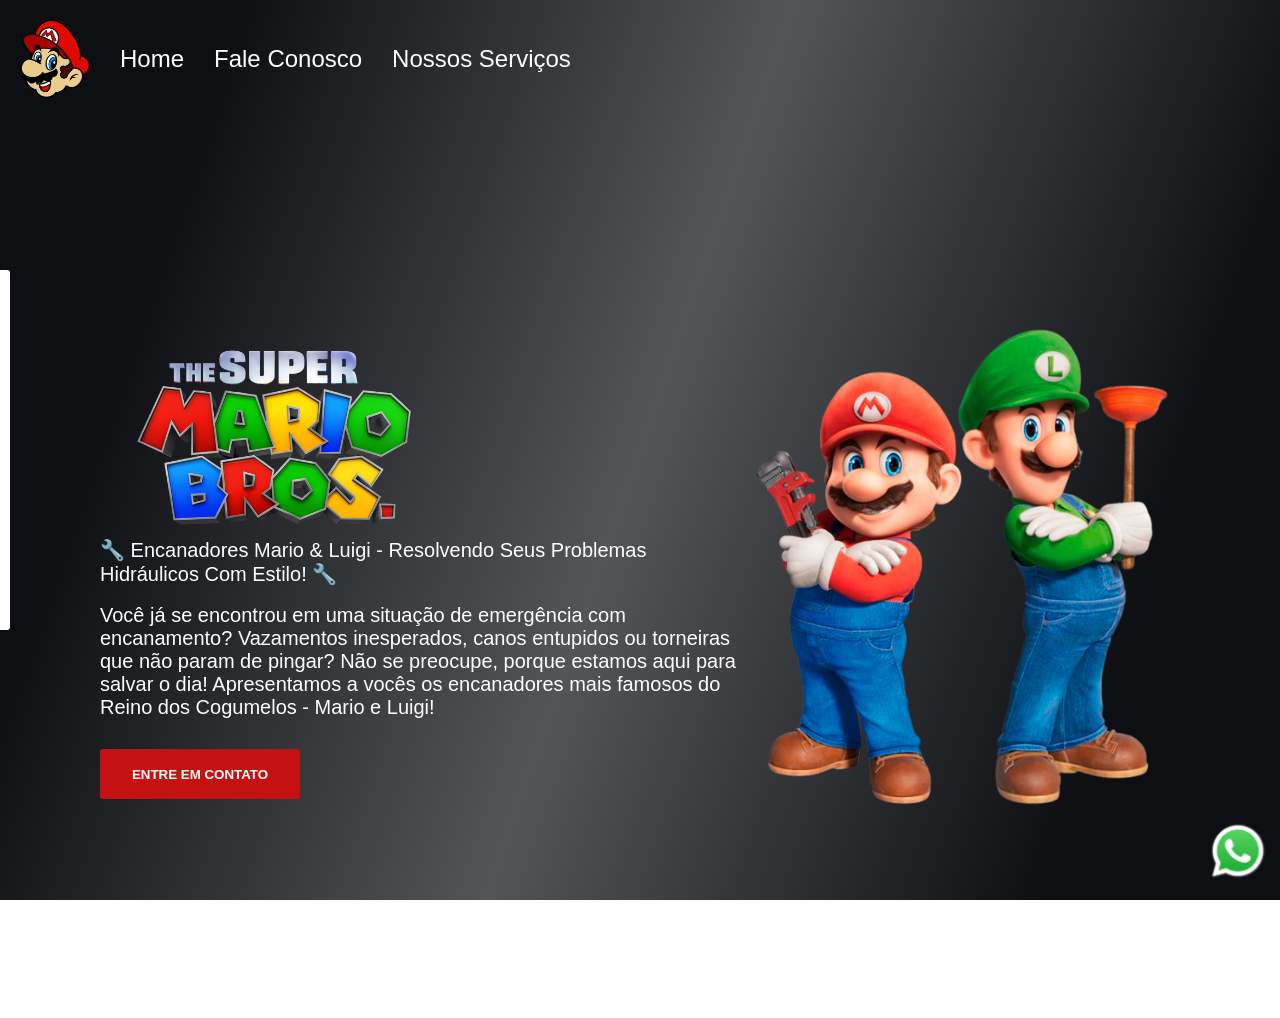
<file: index.html>
<!DOCTYPE html>
<html lang="pt-BR">

<head>
    <meta charset="UTF-8">
    <meta name="viewport" content="width=device-width, initial-scale=1.0">
    <link rel="stylesheet" href="./style.css">
    <title>Mario Bros 1</title>
</head>

<body>
    <div class="cabecalho">
        <img src="./img/logo-cabecalho.png" alt="logo-cabecalho-mario" class="logo-cabecalho-mario" />
        <a>Home</a>
        <a onclick="mostrarForm()">Fale Conosco</a>
        <a href="./nossos_servicos.html" target="_blank">Nossos Serviços</a>
    </div>



    <div class="caixa-principal">
        <div class="caixa-info-texto">
            <img src="./img/logo.png" alt="logo-site-mario" class="logo-mario" />

            <p>
                🔧 Encanadores Mario & Luigi - Resolvendo Seus Problemas Hidráulicos Com Estilo! 🔧
            </p>
            <br>
            <p>
                Você já se encontrou em uma situação de emergência com encanamento?
                Vazamentos inesperados, canos entupidos ou torneiras que não param de pingar?
                Não se preocupe, porque estamos aqui para salvar o dia!
                Apresentamos a vocês os encanadores mais famosos do Reino dos Cogumelos - Mario e Luigi!
            </p>


            <button onclick="mostrarForm()">Entre em contato</button>
        </div>

        <div>
            <img src="./img/mario.png" alt="imagem-mario-luidi" class="logo-luidi-mario" />
        </div>
    </div>

    <div class="caixa-video">
        <video src="./img/video.mp4" autoplay muted loop></video>
        <div class="mascara-video"></div>
    </div>

    <!-- Para colocar um link do whatsapp você pode pesquisar no google
         gerador de link do whatsapp -->
    <div class="caixa-link-whatsapp">
        <a href="https://w.app/kvbiim" target="_blank" class="link-whatsapp">
            <img src="./img/whatsapp.png" />
        </a>
    </div>

    <form class="formulario" action="https://formcarry.com/s/z9KVGSCgWFD" method="POST" enctype="multipart/form-data">
        <input placeholder="Digite seu nome" type="text" name="nome" />
        <input placeholder="Digite seu email" type="email" name="email" />
        <textarea placeholder="Digite seu problema aqui..." name="problema"></textarea>
        <button type="submit">Pedir orçamento</button>
    </form>

    <div class="mascara-formulario" onclick="esconderForm()"></div>
</body>

<script src="./scripts.js"></script>

</html>
</file>
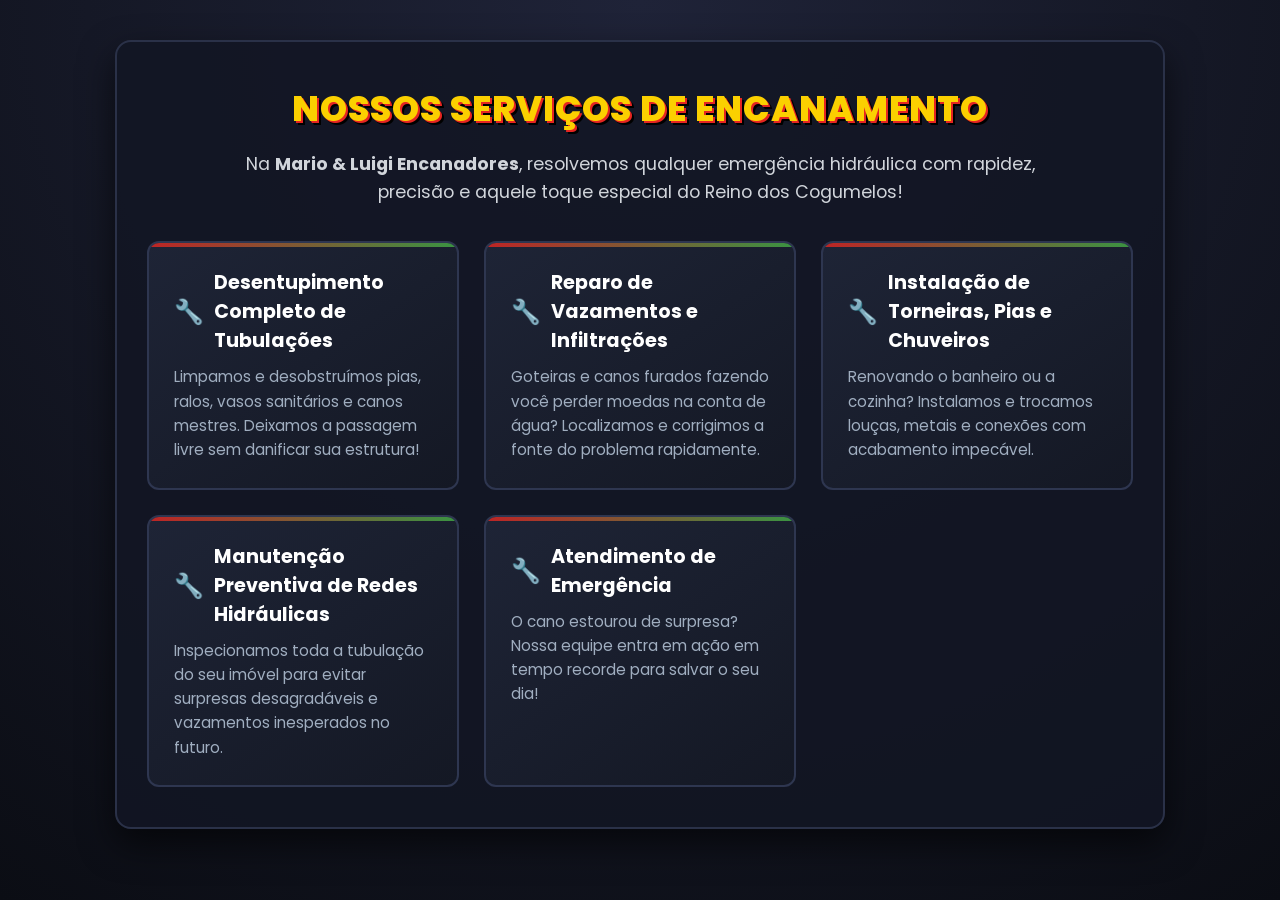
<file: nossos_servicos.html>
<!DOCTYPE html>
<html lang="en">

<head>
    <meta charset="UTF-8">
    <meta name="viewport" content="width=device-width, initial-scale=1.0">
    <title>Nossos Serviços - Mario & Luigi Encanadores</title>
    <link rel="stylesheet" href="./style1.css">
</head>

<body>
     <section class="nossos-servicos">
        <h2>Nossos Serviços de Encanamento</h2>

        <p>Na <strong>Mario & Luigi Encanadores</strong>, resolvemos qualquer emergência hidráulica com rapidez,
            precisão e aquele toque especial do Reino dos Cogumelos!</p>

        <ul>
            <li>
                <h3>Desentupimento Completo de Tubulações</h3>
                <p>Limpamos e desobstruímos pias, ralos, vasos sanitários e canos mestres. Deixamos a passagem livre sem
                    danificar sua estrutura!</p>
            </li>

            <li>
                <h3>Reparo de Vazamentos e Infiltrações</h3>
                <p>Goteiras e canos furados fazendo você perder moedas na conta de água? Localizamos e corrigimos a
                    fonte do problema rapidamente.</p>
            </li>

            <li>
                <h3>Instalação de Torneiras, Pias e Chuveiros</h3>
                <p>Renovando o banheiro ou a cozinha? Instalamos e trocamos louças, metais e conexões com acabamento
                    impecável.</p>
            </li>

            <li>
                <h3>Manutenção Preventiva de Redes Hidráulicas</h3>
                <p>Inspecionamos toda a tubulação do seu imóvel para evitar surpresas desagradáveis e vazamentos
                    inesperados no futuro.</p>
            </li>

            <li>
                <h3>Atendimento de Emergência</h3>
                <p>O cano estourou de surpresa? Nossa equipe entra em ação em tempo recorde para salvar o seu dia!</p>
            </li>
        </ul>
    </section>
</body>

</html>
</file>
<file: style.css>
* {
    margin: 0;
    padding: 0;
    box-sizing: border-box;
    font-family: "Mukta", sans-serif;
}

/*vai estilizar todos os elementos*/


.logo-mario {
    width: 350px;
}

.logo-luidi-mario {
    height: 500px;
}

button {
    background-color: #C51111;
    color: white;
    width: 200px;
    height: 50px;
    border-radius: 3px;
    border: none;
    font-weight: bold;
    text-transform: uppercase;
    cursor: pointer;
    margin-top: 30px;
}

.caixa-info-texto {
    width: 60%;
}

body {
    height: 100vh;
}

.caixa-principal {
    display: flex;
    align-items: center;
    justify-content: space-around;
    padding: 100px;
    height: 100vh;
}

.caixa-video {
    position: fixed;
    top: 0;
    z-index: -1;
}

video {
    width: 100vw;
}

.mascara-video

/*css gradiente procurar no google*/
    {
    background: linear-gradient(109deg,
            rgba(10, 12, 16, 0.99) 15%,
            rgba(10, 12, 16, 0.7) 50%,
            rgba(10, 12, 16, 0.99) 85%);
    width: 100%;
    height: 100%;
    position: fixed;
    top: 0;
}

p {
    color: white;
    font-size: 20px;
}

.cabecalho {
    display: flex;
    align-items: center;
    gap: 30px;
    padding: 20px;
}

.cabecalho img {
    width: 70px;
}

.cabecalho a {
    color: white;
    font-size: 24px;
    cursor: pointer;
    text-decoration: none;
    /*remove o sublinhado do link*/
}

.cabecalho a:hover {
    color: #C51111;
    transition: 0.5s ease-in-out;
    /*espera a cor transicionar para vermelho quando entra e sai */
}

.caixa-link-whatsapp {
    position: fixed;
    bottom: 15px;
    right: 12px;
}

.link-whatsapp img {
    width: 60px;
}

.link-whatsapp {
    cursor: pointer;
}

form {
    background-color: white;

    position: fixed;
    top: 30%;
    left: -230px;

    /* left: 50%;
    transform: translateX(-50%); */

    display: flex;
    flex-direction: column;
    gap: 20px;

    padding: 20px;
    border-radius: 3px;
    z-index: 1;
    transition: 0.5s left ease-in-out;
    /*só na propriedade left, vai demorar 0.5s para transicionar, e vai ser ease-in-out (começa devagar, acelera e termina devagar) */
}

form input {
    height: 40px;
    padding-left: 5px;
    border-radius: 5px;
    border: 1px solid gray;
    outline-color: #18d80f;
}

form textarea {
    padding-left: 5px;
    border-radius: 5px;
    border: 1px solid gray;
    outline-color: #18d80f;
    height: 100px;
}

.mascara-formulario {
    width: 100%;
    height: 100%;
    position: fixed;
    top: 0;
    background: linear-gradient(109deg,
            rgba(10, 12, 16, 0.99) 15%,
            rgba(10, 12, 16, 0.7) 50%,
            rgba(10, 12, 16, 0.99) 85%);
    visibility: hidden;
    transition: 0.5s visibility ease-in-out;
}

/* ==========================================
   AJUSTES PARA TELEMÓVEL / CELULAR (RESPONSIVO)
   ========================================== */

/* Regra global para impedir que imagens ultrapassem o ecrã */
img,
video {
    max-width: 100%;
    height: auto;
}

@media (max-width: 768px) {

    /* 1. Organiza o menu do topo em coluna */
    .cabecalho {
        flex-direction: column !important;
        align-items: center !important;
        gap: 12px !important;
        padding: 15px 10px !important;
        text-align: center;
    }

    .cabecalho a {
        font-size: 16px !important;
    }

    /* 2. Empilha o texto e a imagem do Mario na vertical */
    .caixa-principal {
        flex-direction: column !important;
        /* orangiza em coluncas*/
        padding: 20px 15px !important;
        align-items: center !important;
        text-align: center !important;
    }

    /* 3. Faz o bloco de texto ocupar 100% da largura do ecrã */
    .caixa-info-texto {
        width: 100% !important;
        max-width: 100% !important;
    }

    .caixa-info-texto p {
        font-size: 16px !important;
        line-height: 26px !important;
    }

    /* 4. Ajusta o tamanho da imagem do Mario para não esmagar o conteúdo */
    .logo-luidi-mario,
    .caixa-principal img {
        height: auto !important;
        /* pr imagem não ficar distorcida ele aumenta proporcionaslmente*/
        max-width: 250px !important;
        margin: 20px auto 0 auto !important;
    }

}
</file>
<file: style1.css>
/* Importação de fonte moderna */
@import url('https://fonts.googleapis.com/css2?family=Poppins:wght@400;600;700;800&display=swap');

* {
  margin: 0;
  padding: 0;
  box-sizing: border-box;
}

body {
  font-family: 'Poppins', sans-serif;
  /* Plano de fundo escuro com degradê sutil e elegante */
  background: radial-gradient(circle at top, #1f2338 0%, #0b0d14 100%);
  color: #ffffff;
  min-height: 100vh;
  padding: 40px 20px;
}

/* Seção Principal */
.nossos-servicos {
  max-width: 1050px;
  margin: 0 auto;
  padding: 40px 30px;
  background: rgba(18, 22, 36, 0.85);
  border: 2px solid #2a3148;
  border-radius: 16px;
  box-shadow: 0 15px 35px rgba(0, 0, 0, 0.6);
}

/* Título Principal com destaque estilo Mario */
.nossos-servicos h2 {
  font-size: 2.2rem;
  font-weight: 800;
  text-transform: uppercase;
  color: #fbd000; /* Amarelo Moeda */
  text-shadow: 2px 2px 0px #e52521, 4px 4px 0px #000000; /* Sombra 3D vermelha */
  margin-bottom: 15px;
  text-align: center;
  letter-spacing: 1px;
}

/* Texto Introdutório */
.nossos-servicos > p {
  font-size: 1.1rem;
  color: #d1d5db;
  text-align: center;
  max-width: 800px;
  margin: 0 auto 35px auto;
  line-height: 1.6;
}

/* Organização da Lista em Grade / Cards */
.nossos-servicos ul {
  list-style: none;
  display: grid;
  grid-template-columns: repeat(auto-fit, minmax(280px, 1fr));
  gap: 25px;
  padding: 0;
}

/* Cartão de Cada Serviço */
.nossos-servicos li {
  background: linear-gradient(145deg, #1e2436, #141824);
  border: 2px solid #2e3650;
  border-radius: 12px;
  padding: 25px;
  transition: transform 0.3s ease, border-color 0.3s ease, box-shadow 0.3s ease;
  position: relative;
  overflow: hidden;
}

/* Faixa temática colorida no topo do cartão (Vermelho e Verde Mario/Luigi) */
.nossos-servicos li::before {
  content: '';
  position: absolute;
  top: 0;
  left: 0;
  width: 100%;
  height: 4px;
  background: linear-gradient(90deg, #e52521, #43b047);
  opacity: 0.8;
}

/* Efeito ao passar o mouse sobre o cartão */
.nossos-servicos li:hover {
  transform: translateY(-8px);
  border-color: #fbd000;
  box-shadow: 0 12px 25px rgba(251, 208, 0, 0.2);
}

/* Título de cada Serviço */
.nossos-servicos h3 {
  font-size: 1.2rem;
  font-weight: 700;
  color: #ffffff;
  margin-bottom: 10px;
  display: flex;
  align-items: center;
  gap: 10px;
}

/* Ícone de Chave Inglesa antes de cada título */
.nossos-servicos h3::before {
  content: '🔧';
  font-size: 1.5rem;
}

/* Descrição do Serviço */
.nossos-servicos li p {
  font-size: 0.95rem;
  color: #a0aec0;
  line-height: 1.6;
}
</file>
